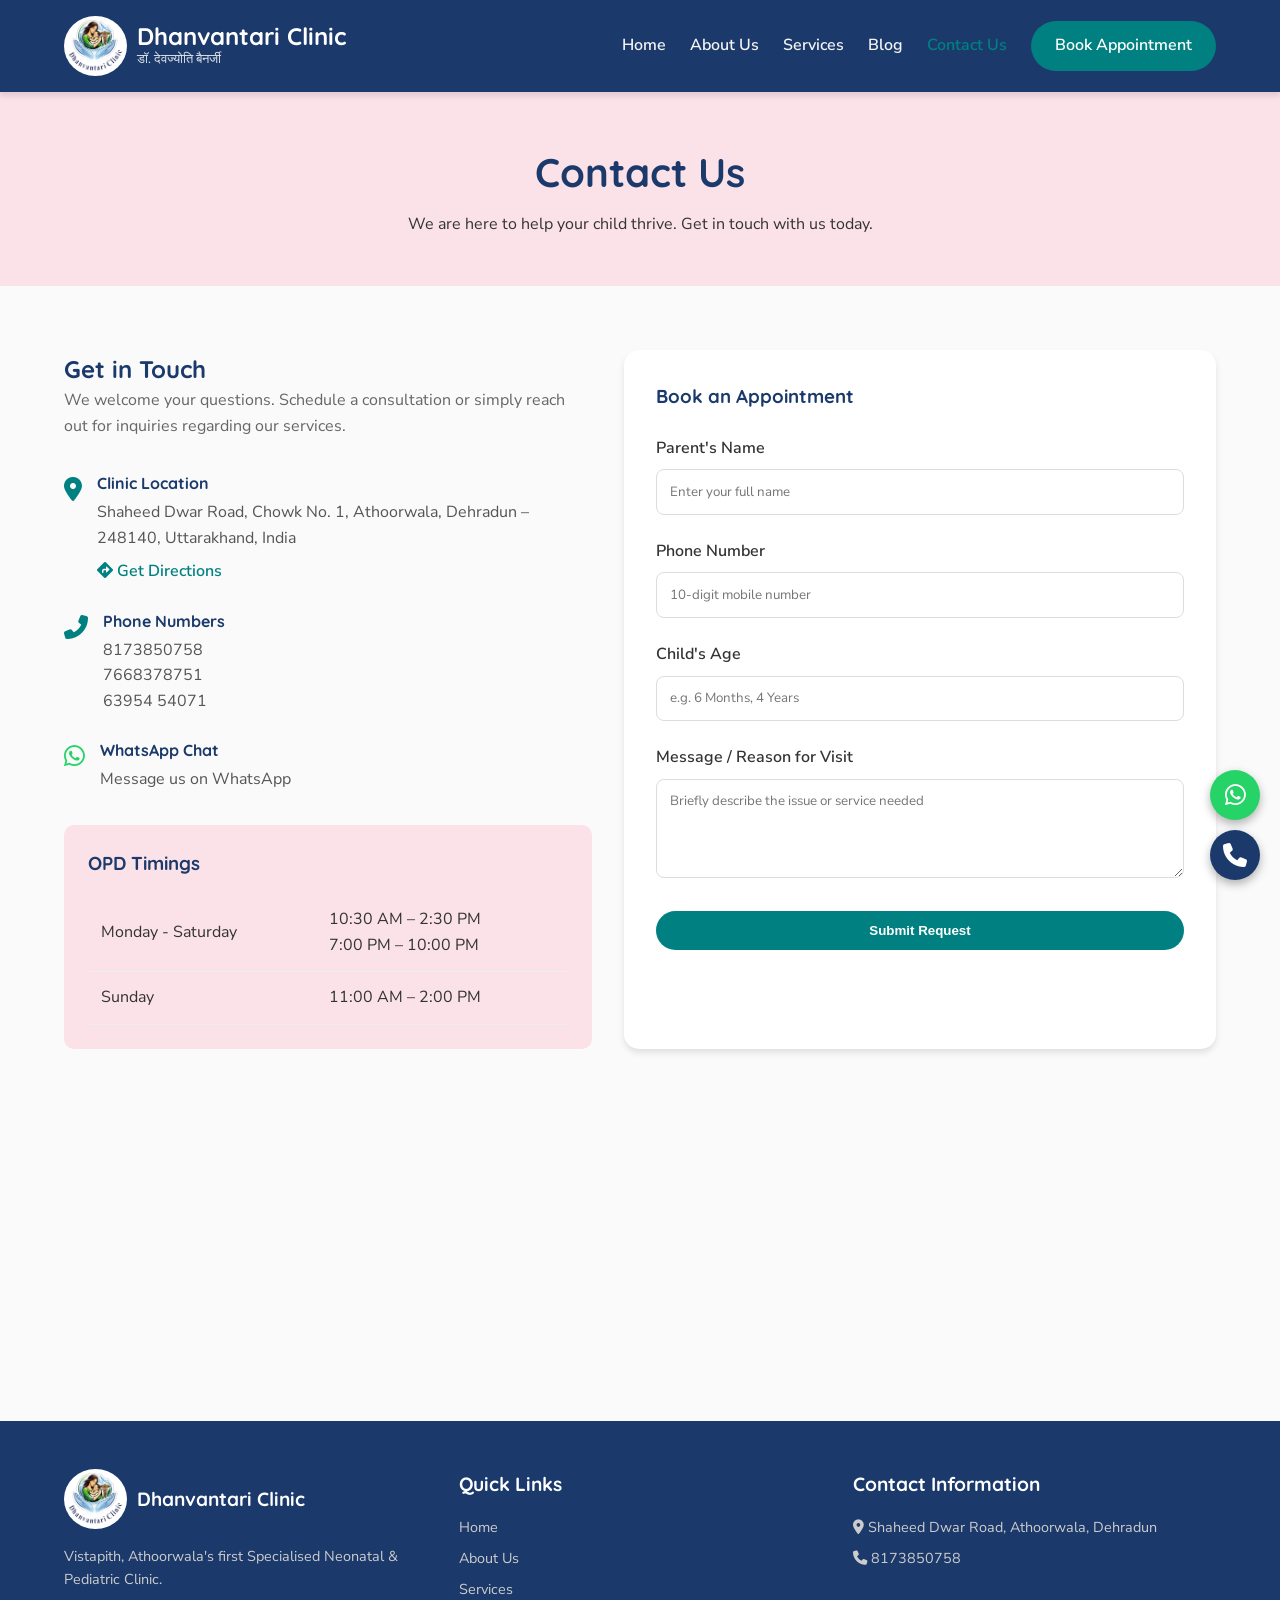
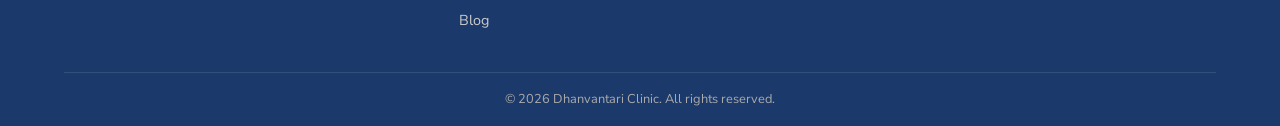
<file: contact.html>
<!DOCTYPE html>
<html lang="en">
<head>
  <meta charset="UTF-8">
  <meta name="viewport" content="width=device-width, initial-scale=1.0">
  <title>Contact Us | Dhanvantari Clinic Dehradun</title>
  <meta name="description" content="Contact Dhanvantari Clinic in Athoorwala, Dehradun. Schedule an appointment with Dr. Debajyoti Banerjee for expert pediatric and neonatal care.">
  <link rel="icon" href="assets/images/Logo.png">
  <link rel="stylesheet" href="assets/css/style.css">
</head>
<body>

  <!-- Floating Action Buttons -->
  <div class="floating-actions">
    <a href="https://wa.me/918173850758" target="_blank" class="float-btn float-wa" aria-label="WhatsApp Us">
      <i class="fab fa-whatsapp"></i>
    </a>
    <a href="tel:+918173850758" class="float-btn float-call" aria-label="Call Us">
      <i class="fas fa-phone"></i>
    </a>
  </div>

  <!-- Header -->
  <header>
    <div class="container header-container">
      <a href="index.html" class="logo">
        <img src="assets/images/Logo.png" alt="Dhanvantari Clinic Logo">
        <div class="logo-text">
          <h1>Dhanvantari Clinic</h1>
          <p>डॉ. देवज्योति बैनर्जी</p>
        </div>
      </a>
      <nav>
        <div class="hamburger">
          <i class="fas fa-bars"></i>
        </div>
        <ul class="nav-links">
          <li><a href="index.html">Home</a></li>
          <li><a href="about.html">About Us</a></li>
          <li><a href="services.html">Services</a></li>
          <li><a href="blog.html">Blog</a></li>
          <li><a href="contact.html" style="color: var(--cta-color);">Contact Us</a></li>
          <li><a href="contact.html" class="btn btn-cta">Book Appointment</a></li>
        </ul>
      </nav>
    </div>
  </header>

  <!-- Page Header -->
  <div class="page-header">
    <div class="container">
      <h1>Contact Us</h1>
      <p>We are here to help your child thrive. Get in touch with us today.</p>
    </div>
  </div>

  <section class="section-padding" style="background: #FAFAFA;">
    <div class="container contact-wrapper">
      
      <!-- Contact Information -->
      <div class="contact-info">
        <h2>Get in Touch</h2>
        <p style="margin-bottom: 2rem; color: #666;">We welcome your questions. Schedule a consultation or simply reach out for inquiries regarding our services.</p>
        
        <div style="margin-bottom: 1.5rem; display:flex; gap:15px;">
          <div style="color:var(--cta-color); font-size:1.5rem;"><i class="fas fa-map-marker-alt"></i></div>
          <div>
            <h4 style="margin-bottom:0.2rem;">Clinic Location</h4>
            <p style="color:#555;">Shaheed Dwar Road, Chowk No. 1, Athoorwala, Dehradun – 248140, Uttarakhand, India</p>
            <a href="https://maps.google.com/?q=Shaheed+Dwar+Road,+Chowk+No.+1,+Athoorwala,+Dehradun" target="_blank" style="color:var(--cta-color); font-weight:600; display:inline-block; margin-top:0.5rem;"><i class="fas fa-directions"></i> Get Directions</a>
          </div>
        </div>
        
        <div style="margin-bottom: 1.5rem; display:flex; gap:15px;">
          <div style="color:var(--cta-color); font-size:1.5rem;"><i class="fas fa-phone-alt"></i></div>
          <div>
            <h4 style="margin-bottom:0.2rem;">Phone Numbers</h4>
            <p><a href="tel:+918173850758" style="color:#555;">8173850758</a></p>
            <p><a href="tel:+917668378751" style="color:#555;">7668378751</a></p>
            <p><a href="tel:+916395454071" style="color:#555;">63954 54071</a></p>
          </div>
        </div>

        <div style="margin-bottom: 1.5rem; display:flex; gap:15px;">
          <div style="color:#25D366; font-size:1.5rem;"><i class="fab fa-whatsapp"></i></div>
          <div>
            <h4 style="margin-bottom:0.2rem;">WhatsApp Chat</h4>
            <p><a href="https://wa.me/918173850758" target="_blank" style="color:#555;">Message us on WhatsApp</a></p>
          </div>
        </div>

        <div style="margin-top: 2rem; background: var(--primary-bg); padding: 1.5rem; border-radius: 10px;">
          <h3 style="margin-bottom: 1rem;">OPD Timings</h3>
          <table class="timings-table">
            <tr>
              <td>Monday - Saturday</td>
              <td>10:30 AM – 2:30 PM<br>7:00 PM – 10:00 PM</td>
            </tr>
            <tr>
              <td>Sunday</td>
              <td>11:00 AM – 2:00 PM</td>
            </tr>
          </table>
        </div>
      </div>

      <!-- Contact Form -->
      <div class="contact-form">
        <h3 style="margin-bottom: 1.5rem;">Book an Appointment</h3>
        <form id="contactForm" onsubmit="sendToWhatsApp(event)">
          <div class="form-group">
            <label for="name">Parent's Name</label>
            <input type="text" id="name" name="name" required placeholder="Enter your full name">
          </div>
          <div class="form-group">
            <label for="phone">Phone Number</label>
            <input type="tel" id="phone" name="phone" required placeholder="10-digit mobile number">
          </div>
          <div class="form-group">
            <label for="child_age">Child's Age</label>
            <input type="text" id="child_age" name="child_age" required placeholder="e.g. 6 Months, 4 Years">
          </div>
          <div class="form-group">
            <label for="message">Message / Reason for Visit</label>
            <textarea id="message" name="message" rows="4" required placeholder="Briefly describe the issue or service needed"></textarea>
          </div>
          <button type="submit" class="btn btn-cta" style="width: 100%;">Submit Request</button>
        </form>
      </div>

    </div>
  </section>

  <!-- Google Map Embed -->
  <section>
    <div class="map-container">
      <iframe 
        src="https://www.google.com/maps/embed?pb=!1m18!1m12!1m3!1d3448.971946894451!2d78.1189423150537!3d30.179346981827476!2m3!1f0!2f0!3f0!3m2!1i1024!2i768!4f13.1!3m3!1m2!1s0x39092994c653f29b%3A0xf6aeb11b1574044b!2sAthoorwala%2C%20Bhania%20Wala%2C%20Uttarakhand%20248140!5e0!3m2!1sen!2sin!4v1683220473852!5m2!1sen!2sin" 
        allowfullscreen="" 
        loading="lazy" 
        referrerpolicy="no-referrer-when-downgrade">
      </iframe>
    </div>
  </section>

  <!-- Footer -->
  <footer>
    <div class="container">
      <div class="footer-grid">
        <div class="footer-col">
          <div class="logo" style="margin-bottom: 1rem;">
            <img src="assets/images/Logo.png" alt="Logo">
            <h4 style="margin:0; color:white; font-family:var(--font-heading);">Dhanvantari Clinic</h4>
          </div>
          <p>Vistapith, Athoorwala's first Specialised Neonatal & Pediatric Clinic.</p>
        </div>
        <div class="footer-col">
          <h4>Quick Links</h4>
          <a href="index.html">Home</a>
          <a href="about.html">About Us</a>
          <a href="services.html">Services</a>
          <a href="blog.html">Blog</a>
        </div>
        <div class="footer-col">
          <h4>Contact Information</h4>
          <p><i class="fas fa-map-marker-alt"></i> Shaheed Dwar Road, Athoorwala, Dehradun</p>
          <p><i class="fas fa-phone"></i> 8173850758</p>
        </div>
      </div>
      <div class="footer-bottom">
        <p>&copy; 2026 Dhanvantari Clinic. All rights reserved.</p>
      </div>
    </div>
  </footer>

  <script src="assets/js/script.js"></script>
  <script>
    function sendToWhatsApp(event) {
      event.preventDefault();
      const name = document.getElementById('name').value;
      const phone = document.getElementById('phone').value;
      const childAge = document.getElementById('child_age').value;
      const message = document.getElementById('message').value;
      
      const text = "*New Appointment Request*\n\n*Name:* " + name + "\n*Phone:* " + phone + "\n*Child's Age:* " + childAge + "\n*Message:* " + message;
      
      const whatsappUrl = "https://wa.me/918173850758?text=" + encodeURIComponent(text);
      window.open(whatsappUrl, '_blank');
    }
  </script>
</body>
</html>
</file>
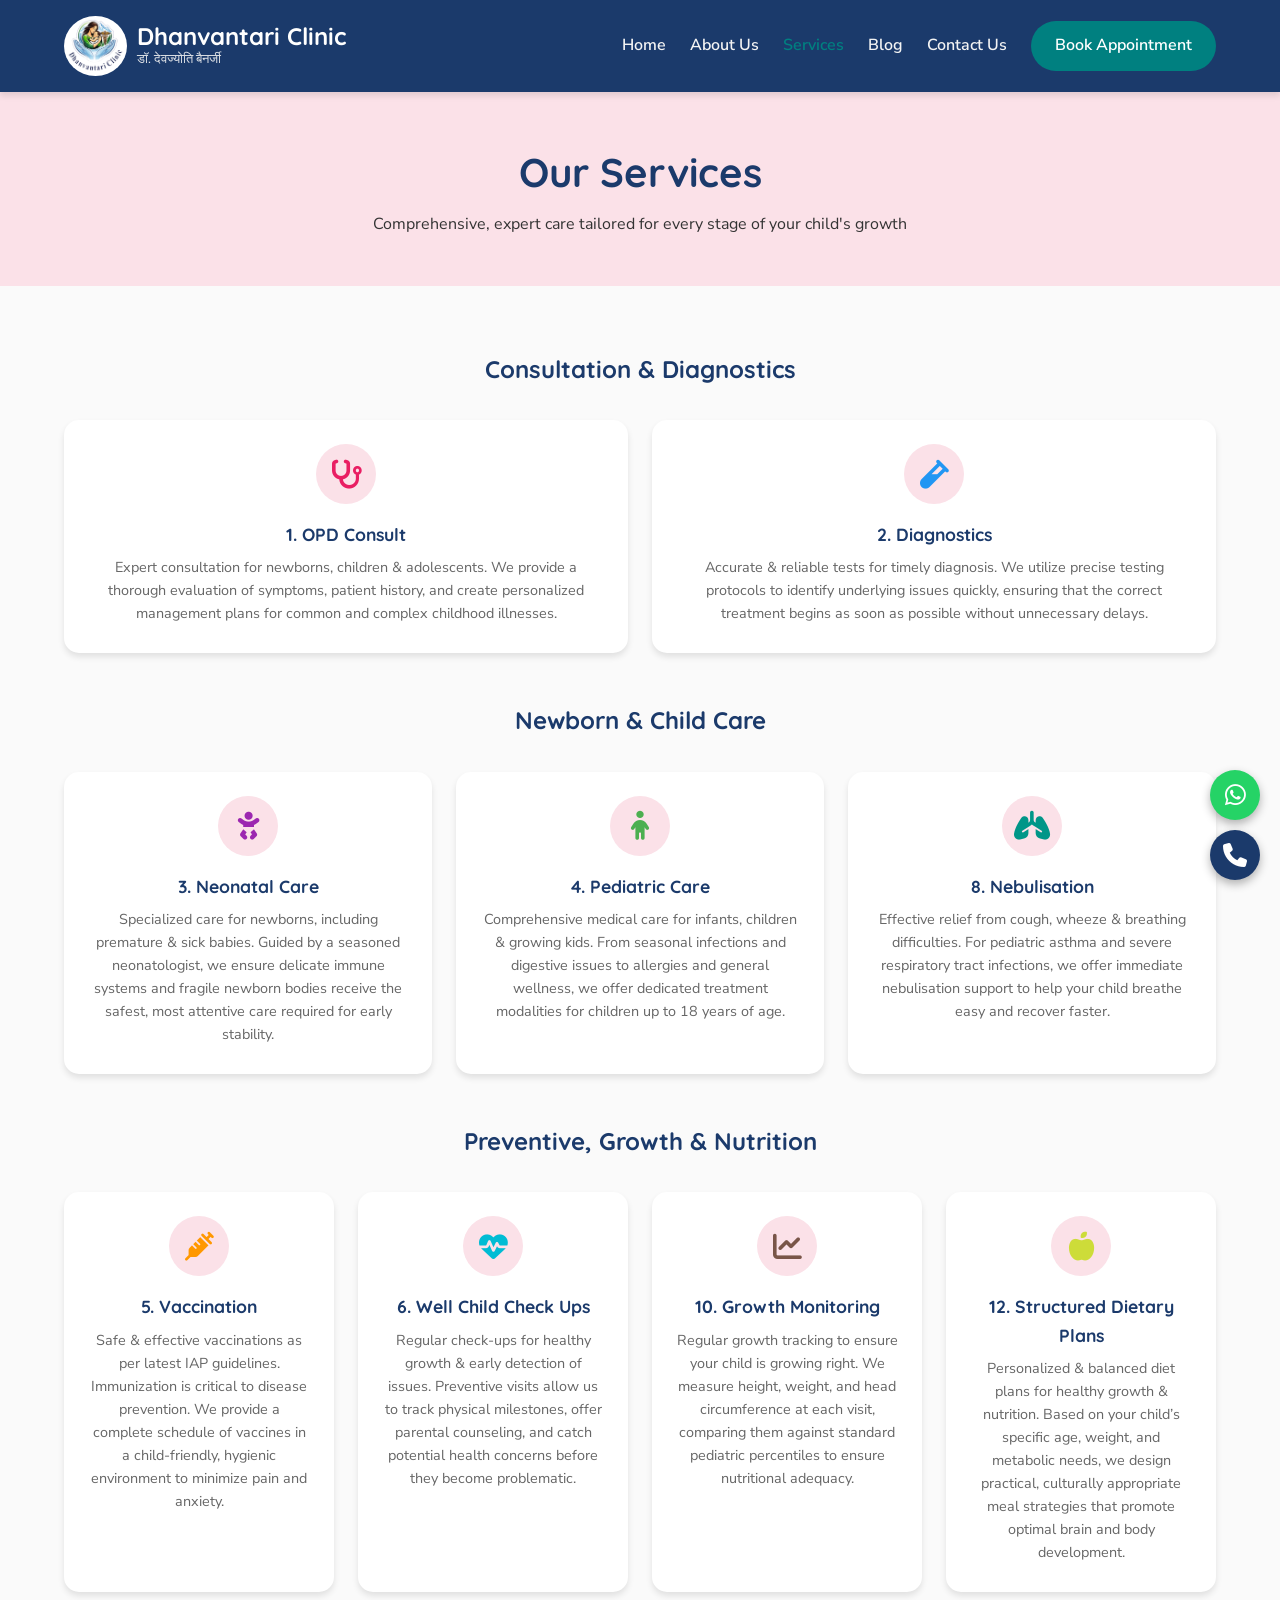
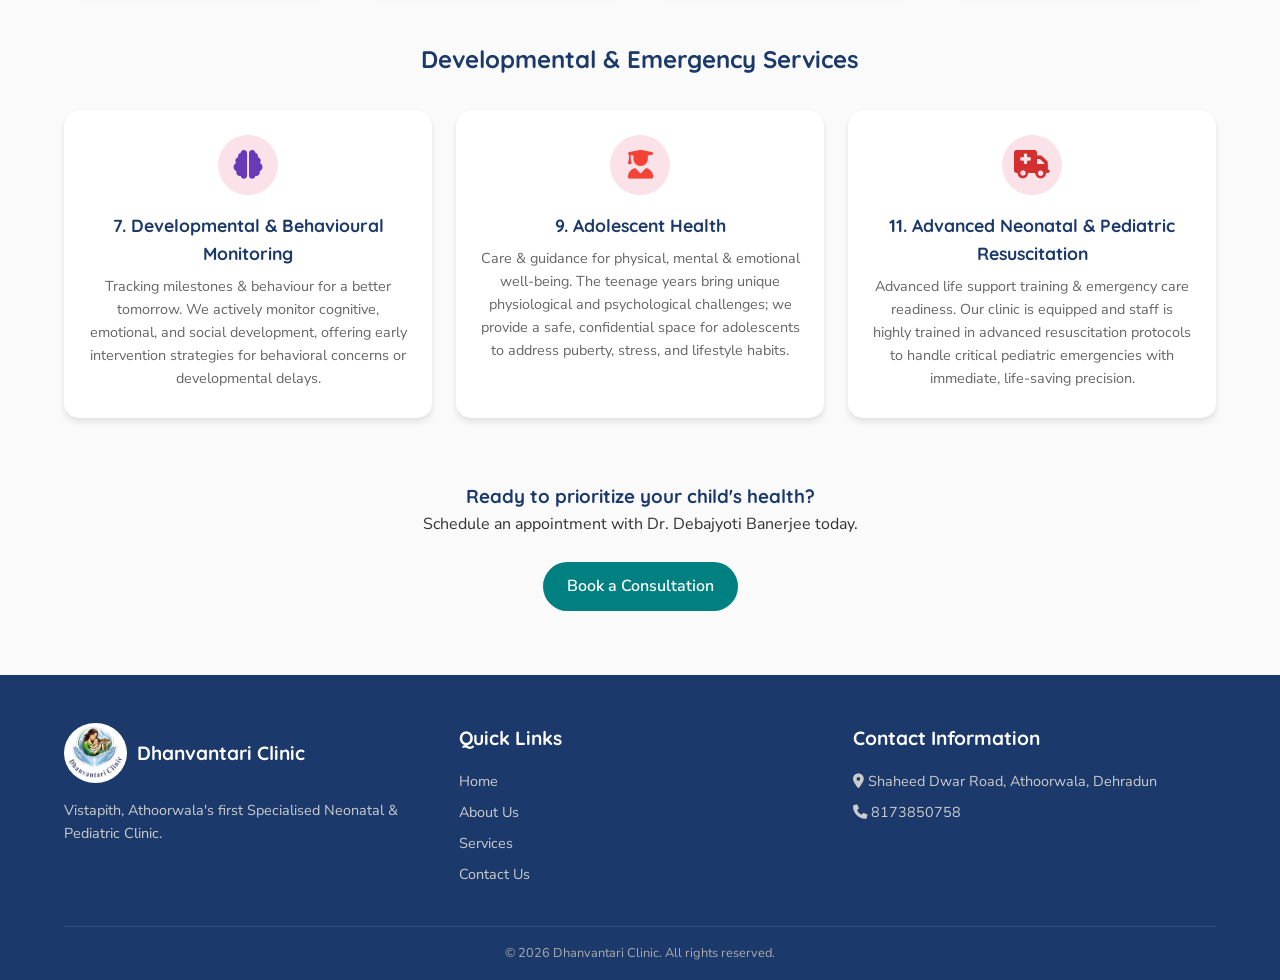
<file: services.html>
<!DOCTYPE html>
<html lang="en">
<head>
  <meta charset="UTF-8">
  <meta name="viewport" content="width=device-width, initial-scale=1.0">
  <title>Our Services | Dhanvantari Clinic</title>
  <meta name="description" content="Comprehensive pediatric and neonatal care services including OPD consult, vaccination, diagnostics, and growth monitoring at Dhanvantari Clinic.">
  <link rel="icon" href="assets/images/Logo.png">
  <link rel="stylesheet" href="assets/css/style.css">
</head>
<body>

  <!-- Floating Action Buttons -->
  <div class="floating-actions">
    <a href="https://wa.me/918173850758" target="_blank" class="float-btn float-wa" aria-label="WhatsApp Us">
      <i class="fab fa-whatsapp"></i>
    </a>
    <a href="tel:+918173850758" class="float-btn float-call" aria-label="Call Us">
      <i class="fas fa-phone"></i>
    </a>
  </div>

  <!-- Header -->
  <header>
    <div class="container header-container">
      <a href="index.html" class="logo">
        <img src="assets/images/Logo.png" alt="Dhanvantari Clinic Logo">
        <div class="logo-text">
          <h1>Dhanvantari Clinic</h1>
          <p>डॉ. देवज्योति बैनर्जी</p>
        </div>
      </a>
      <nav>
        <div class="hamburger">
          <i class="fas fa-bars"></i>
        </div>
        <ul class="nav-links">
          <li><a href="index.html">Home</a></li>
          <li><a href="about.html">About Us</a></li>
          <li><a href="services.html" style="color: var(--cta-color);">Services</a></li>
          <li><a href="blog.html">Blog</a></li>
          <li><a href="contact.html">Contact Us</a></li>
          <li><a href="contact.html" class="btn btn-cta">Book Appointment</a></li>
        </ul>
      </nav>
    </div>
  </header>

  <!-- Page Header -->
  <div class="page-header">
    <div class="container">
      <h1>Our Services</h1>
      <p>Comprehensive, expert care tailored for every stage of your child's growth</p>
    </div>
  </div>

  <section class="section-padding" style="background: #FAFAFA;">
    <div class="container">
      
      <!-- Group 1 -->
      <h2 style="margin-bottom: 1.5rem; text-align: center;">Consultation & Diagnostics</h2>
      <div class="services-grid" style="margin-bottom: 3rem;">
        <div class="service-card">
          <div class="service-icon" style="color: #E91E63;"><i class="fas fa-stethoscope"></i></div>
          <h4>1. OPD Consult</h4>
          <p>Expert consultation for newborns, children & adolescents. We provide a thorough evaluation of symptoms, patient history, and create personalized management plans for common and complex childhood illnesses.</p>
        </div>
        <div class="service-card">
          <div class="service-icon" style="color: #2196F3;"><i class="fas fa-vial"></i></div>
          <h4>2. Diagnostics</h4>
          <p>Accurate & reliable tests for timely diagnosis. We utilize precise testing protocols to identify underlying issues quickly, ensuring that the correct treatment begins as soon as possible without unnecessary delays.</p>
        </div>
      </div>

      <!-- Group 2 -->
      <h2 style="margin-bottom: 1.5rem; text-align: center;">Newborn & Child Care</h2>
      <div class="services-grid" style="margin-bottom: 3rem;">
        <div class="service-card">
          <div class="service-icon" style="color: #9C27B0;"><i class="fas fa-baby"></i></div>
          <h4>3. Neonatal Care</h4>
          <p>Specialized care for newborns, including premature & sick babies. Guided by a seasoned neonatologist, we ensure delicate immune systems and fragile newborn bodies receive the safest, most attentive care required for early stability.</p>
        </div>
        <div class="service-card">
          <div class="service-icon" style="color: #4CAF50;"><i class="fas fa-child"></i></div>
          <h4>4. Pediatric Care</h4>
          <p>Comprehensive medical care for infants, children & growing kids. From seasonal infections and digestive issues to allergies and general wellness, we offer dedicated treatment modalities for children up to 18 years of age.</p>
        </div>
        <div class="service-card">
          <div class="service-icon" style="color: #009688;"><i class="fas fa-lungs"></i></div>
          <h4>8. Nebulisation</h4>
          <p>Effective relief from cough, wheeze & breathing difficulties. For pediatric asthma and severe respiratory tract infections, we offer immediate nebulisation support to help your child breathe easy and recover faster.</p>
        </div>
      </div>

      <!-- Group 3 -->
      <h2 style="margin-bottom: 1.5rem; text-align: center;">Preventive, Growth & Nutrition</h2>
      <div class="services-grid" style="margin-bottom: 3rem;">
        <div class="service-card">
          <div class="service-icon" style="color: #FF9800;"><i class="fas fa-syringe"></i></div>
          <h4>5. Vaccination</h4>
          <p>Safe & effective vaccinations as per latest IAP guidelines. Immunization is critical to disease prevention. We provide a complete schedule of vaccines in a child-friendly, hygienic environment to minimize pain and anxiety.</p>
        </div>
        <div class="service-card">
          <div class="service-icon" style="color: #00BCD4;"><i class="fas fa-heartbeat"></i></div>
          <h4>6. Well Child Check Ups</h4>
          <p>Regular check-ups for healthy growth & early detection of issues. Preventive visits allow us to track physical milestones, offer parental counseling, and catch potential health concerns before they become problematic.</p>
        </div>
        <div class="service-card">
          <div class="service-icon" style="color: #795548;"><i class="fas fa-chart-line"></i></div>
          <h4>10. Growth Monitoring</h4>
          <p>Regular growth tracking to ensure your child is growing right. We measure height, weight, and head circumference at each visit, comparing them against standard pediatric percentiles to ensure nutritional adequacy.</p>
        </div>
        <div class="service-card">
          <div class="service-icon" style="color: #CDDC39;"><i class="fas fa-apple-alt"></i></div>
          <h4>12. Structured Dietary Plans</h4>
          <p>Personalized & balanced diet plans for healthy growth & nutrition. Based on your child’s specific age, weight, and metabolic needs, we design practical, culturally appropriate meal strategies that promote optimal brain and body development.</p>
        </div>
      </div>

      <!-- Group 4 -->
      <h2 style="margin-bottom: 1.5rem; text-align: center;">Developmental & Emergency Services</h2>
      <div class="services-grid" style="margin-bottom: 3rem;">
        <div class="service-card">
          <div class="service-icon" style="color: #673AB7;"><i class="fas fa-brain"></i></div>
          <h4>7. Developmental & Behavioural Monitoring</h4>
          <p>Tracking milestones & behaviour for a better tomorrow. We actively monitor cognitive, emotional, and social development, offering early intervention strategies for behavioral concerns or developmental delays.</p>
        </div>
        <div class="service-card">
          <div class="service-icon" style="color: #F44336;"><i class="fas fa-user-graduate"></i></div>
          <h4>9. Adolescent Health</h4>
          <p>Care & guidance for physical, mental & emotional well-being. The teenage years bring unique physiological and psychological challenges; we provide a safe, confidential space for adolescents to address puberty, stress, and lifestyle habits.</p>
        </div>
        <div class="service-card">
          <div class="service-icon" style="color: #D32F2F;"><i class="fas fa-ambulance"></i></div>
          <h4>11. Advanced Neonatal & Pediatric Resuscitation</h4>
          <p>Advanced life support training & emergency care readiness. Our clinic is equipped and staff is highly trained in advanced resuscitation protocols to handle critical pediatric emergencies with immediate, life-saving precision.</p>
        </div>
      </div>
      
      <div class="text-center" style="margin-top: 4rem;">
        <h3>Ready to prioritize your child's health?</h3>
        <p style="margin-bottom: 1.5rem;">Schedule an appointment with Dr. Debajyoti Banerjee today.</p>
        <a href="contact.html" class="btn btn-cta">Book a Consultation</a>
      </div>

    </div>
  </section>

  <!-- Footer -->
  <footer>
    <div class="container">
      <div class="footer-grid">
        <div class="footer-col">
          <div class="logo" style="margin-bottom: 1rem;">
            <img src="assets/images/Logo.png" alt="Logo">
            <h4 style="margin:0; color:white; font-family:var(--font-heading);">Dhanvantari Clinic</h4>
          </div>
          <p>Vistapith, Athoorwala's first Specialised Neonatal & Pediatric Clinic.</p>
        </div>
        <div class="footer-col">
          <h4>Quick Links</h4>
          <a href="index.html">Home</a>
          <a href="about.html">About Us</a>
          <a href="services.html">Services</a>
          <a href="contact.html">Contact Us</a>
        </div>
        <div class="footer-col">
          <h4>Contact Information</h4>
          <p><i class="fas fa-map-marker-alt"></i> Shaheed Dwar Road, Athoorwala, Dehradun</p>
          <p><i class="fas fa-phone"></i> 8173850758</p>
        </div>
      </div>
      <div class="footer-bottom">
        <p>&copy; 2026 Dhanvantari Clinic. All rights reserved.</p>
      </div>
    </div>
  </footer>

  <script src="assets/js/script.js"></script>
</body>
</html>
</file>
<file: assets/css/style.css>
/* CSS Reset and Fonts */
@import url('https://fonts.googleapis.com/css2?family=Nunito+Sans:wght@300;400;600;700&family=Quicksand:wght@400;500;600;700&display=swap');
@import url('https://cdnjs.cloudflare.com/ajax/libs/font-awesome/6.4.0/css/all.min.css');

:root {
  --primary-bg: #FBE1E8;
  --primary-accent: #1B3A6B;
  --secondary-accent: #FFFFFF;
  --cta-color: #008080;
  --cta-hover: #006666;
  --text-dark: #333333;
  --text-light: #F4F4F4;
  --shadow: 0 4px 6px rgba(0, 0, 0, 0.1);
  --transition: all 0.3s ease;
  --font-heading: 'Quicksand', sans-serif;
  --font-body: 'Nunito Sans', sans-serif;
}

* {
  margin: 0;
  padding: 0;
  box-sizing: border-box;
}

body {
  font-family: var(--font-body);
  color: var(--text-dark);
  line-height: 1.6;
  background-color: #FAFAFA;
}

h1, h2, h3, h4, h5, h6 {
  font-family: var(--font-heading);
  color: var(--primary-accent);
}

a {
  text-decoration: none;
  color: inherit;
}

ul {
  list-style: none;
}

img {
  max-width: 100%;
  height: auto;
  display: block;
}

/* Utilities */
.container {
  width: 90%;
  max-width: 1200px;
  margin: 0 auto;
}

.text-center { text-align: center; }
.section-padding { padding: 4rem 0; }
.bg-pink { background-color: var(--primary-bg); }

.btn {
  display: inline-block;
  padding: 0.75rem 1.5rem;
  border-radius: 50px;
  font-weight: 600;
  transition: var(--transition);
  cursor: pointer;
  border: none;
}

.btn-cta {
  background-color: var(--cta-color);
  color: #fff;
}

.btn-cta:hover {
  background-color: var(--cta-hover);
  transform: translateY(-2px);
}

.btn-outline {
  border: 2px solid var(--primary-accent);
  color: var(--primary-accent);
  background: transparent;
}

.btn-outline:hover {
  background-color: var(--primary-accent);
  color: #fff;
}

/* Header & Navigation */
header {
  background-color: var(--primary-accent);
  color: var(--text-light);
  position: sticky;
  top: 0;
  z-index: 1000;
  box-shadow: var(--shadow);
}

.header-container {
  display: flex;
  justify-content: space-between;
  align-items: center;
  padding: 1rem 0;
}

.logo {
  display: flex;
  align-items: center;
  gap: 10px;
}

.logo img {
  height: 60px;
  background: white;
  border-radius: 50%;
  padding: 2px;
}

.logo-text {
  display: flex;
  flex-direction: column;
}

.logo-text h1 {
  color: white;
  font-size: 1.5rem;
  margin: 0;
  line-height: 1.1;
}

.logo-text p {
  font-size: 0.8rem;
  opacity: 0.9;
}

.nav-links {
  display: flex;
  gap: 1.5rem;
  align-items: center;
}

.nav-links a {
  font-weight: 600;
  font-size: 1rem;
  transition: var(--transition);
}

.nav-links a:hover {
  color: var(--cta-color);
}

.hamburger {
  display: none;
  font-size: 1.5rem;
  cursor: pointer;
}

/* Floating Actions */
.floating-actions {
  position: fixed;
  bottom: 20px;
  right: 20px;
  display: flex;
  flex-direction: column;
  gap: 10px;
  z-index: 999;
}

.float-btn {
  width: 50px;
  height: 50px;
  border-radius: 50%;
  display: flex;
  align-items: center;
  justify-content: center;
  color: white;
  font-size: 1.5rem;
  box-shadow: 0 4px 10px rgba(0,0,0,0.3);
  transition: var(--transition);
}

.float-btn:hover {
  transform: scale(1.1);
}

.float-wa { background-color: #25D366; }
.float-call { background-color: var(--primary-accent); }

/* Hero Section */
.hero {
  background-color: var(--primary-bg);
  padding: 4rem 0;
}

.hero-inner {
  display: flex;
  align-items: center;
  gap: 2rem;
}

.hero-content {
  flex: 1;
  padding-right: 2rem;
}

.trust-badge {
  display: inline-block;
  background-color: rgba(27, 58, 107, 0.1);
  color: var(--primary-accent);
  padding: 0.5rem 1rem;
  border-radius: 20px;
  font-size: 0.85rem;
  font-weight: 700;
  margin-bottom: 1rem;
}

.hero h2 {
  font-size: 2.5rem;
  margin-bottom: 0.5rem;
}

.hero h3 {
  font-size: 1.5rem;
  color: var(--cta-color);
  margin-bottom: 1rem;
}

.hero p.tagline {
  font-size: 1.1rem;
  margin-bottom: 2rem;
  font-weight: 600;
}

.hero-trust-chips {
  display: flex;
  flex-wrap: wrap;
  gap: 0.5rem;
  margin-bottom: 2rem;
}

.chip {
  background: var(--secondary-accent);
  color: var(--primary-accent);
  padding: 0.3rem 0.8rem;
  border-radius: 15px;
  font-size: 0.8rem;
  font-weight: 600;
  box-shadow: 0 2px 4px rgba(0,0,0,0.05);
}

.hero-actions {
  display: flex;
  gap: 1rem;
}

.hero-image {
  flex: 1;
}

.hero-image img {
  border-radius: 20px;
  box-shadow: var(--shadow);
  object-fit: cover;
  width: 100%;
  max-height: 400px;
}

/* Services Section */
.services-grid {
  display: grid;
  grid-template-columns: repeat(auto-fit, minmax(250px, 1fr));
  gap: 1.5rem;
  margin-top: 2rem;
}

.service-card {
  background: var(--secondary-accent);
  padding: 1.5rem;
  border-radius: 15px;
  box-shadow: var(--shadow);
  text-align: center;
  transition: var(--transition);
  border-bottom: 4px solid transparent;
}

.service-card:hover {
  transform: translateY(-5px);
  border-bottom-color: var(--cta-color);
}

.service-icon {
  width: 60px;
  height: 60px;
  margin: 0 auto 1rem;
  background-color: var(--primary-bg);
  color: var(--primary-accent);
  border-radius: 50%;
  display: flex;
  align-items: center;
  justify-content: center;
  font-size: 1.8rem;
}

.service-card h4 {
  margin-bottom: 0.5rem;
  font-size: 1.1rem;
}

.service-card p {
  font-size: 0.9rem;
  color: #666;
}

/* Why Choose Us & Info */
.info-section {
  display: flex;
  flex-wrap: wrap;
  gap: 2rem;
}

.info-box {
  flex: 1;
  min-width: 300px;
  background: var(--secondary-accent);
  padding: 2rem;
  border-radius: 15px;
  box-shadow: var(--shadow);
}

.info-box h3 { margin-bottom: 1rem; }
.info-list li {
  margin-bottom: 0.8rem;
  display: flex;
  align-items: flex-start;
  gap: 10px;
}
.info-list i { color: var(--cta-color); margin-top: 4px; }

.timings-table {
  width: 100%;
  border-collapse: collapse;
  margin-top: 1rem;
}

.timings-table th, .timings-table td {
  padding: 0.8rem;
  border-bottom: 1px solid #eee;
  text-align: left;
}
.timings-table th { background: var(--primary-bg); }

/* Gallery */
.gallery-grid {
  display: grid;
  grid-template-columns: repeat(auto-fit, minmax(250px, 1fr));
  gap: 1rem;
  margin-top: 2rem;
}
.gallery-grid img {
  border-radius: 10px;
  height: 250px;
  object-fit: cover;
  width: 100%;
  box-shadow: var(--shadow);
  transition: var(--transition);
}
.gallery-grid img:hover {
  transform: scale(1.02);
}

/* Footer */
footer {
  background-color: var(--primary-accent);
  color: var(--text-light);
  padding: 3rem 0 1rem;
}

.footer-grid {
  display: grid;
  grid-template-columns: repeat(auto-fit, minmax(200px, 1fr));
  gap: 2rem;
  margin-bottom: 2rem;
}

.footer-col h4 {
  color: white;
  margin-bottom: 1rem;
  font-size: 1.2rem;
}

.footer-col p, .footer-col a {
  color: #ccc;
  font-size: 0.9rem;
  margin-bottom: 0.5rem;
  display: block;
}

.footer-col a:hover { color: var(--cta-color); }

.social-icons {
  display: flex;
  gap: 1rem;
  margin-top: 1rem;
}
.social-icons a {
  width: 35px;
  height: 35px;
  border-radius: 50%;
  background: rgba(255,255,255,0.1);
  display: flex;
  align-items: center;
  justify-content: center;
  color: white;
}
.social-icons a:hover { background: var(--cta-color); }

.footer-bottom {
  text-align: center;
  padding-top: 1rem;
  border-top: 1px solid rgba(255,255,255,0.1);
  font-size: 0.8rem;
  color: #aaa;
}

/* Inner Pages specific */
.page-header {
  background-color: var(--primary-bg);
  padding: 3rem 0;
  text-align: center;
}

.page-header h1 {
  font-size: 2.5rem;
  margin-bottom: 0.5rem;
}

.about-content {
  display: flex;
  gap: 3rem;
  align-items: center;
  flex-wrap: wrap;
}

.about-text { flex: 1; min-width: 300px; }
.about-image { flex: 1; min-width: 300px; }
.about-image img { border-radius: 15px; box-shadow: var(--shadow); }

.contact-wrapper {
  display: flex;
  gap: 2rem;
  flex-wrap: wrap;
}

.contact-info { flex: 1; min-width: 300px; }
.contact-form {
  flex: 1;
  min-width: 300px;
  background: white;
  padding: 2rem;
  border-radius: 15px;
  box-shadow: var(--shadow);
}

.form-group { margin-bottom: 1.5rem; }
.form-group label { display: block; margin-bottom: 0.5rem; font-weight: 600; }
.form-group input, .form-group textarea {
  width: 100%;
  padding: 0.8rem;
  border: 1px solid #ddd;
  border-radius: 8px;
  font-family: var(--font-body);
}

.map-container iframe {
  width: 100%;
  height: 300px;
  border: 0;
  border-radius: 15px;
}

.blog-post {
  max-width: 800px;
  margin: 0 auto;
  background: white;
  padding: 2rem;
  border-radius: 15px;
  box-shadow: var(--shadow);
}
.blog-post img { border-radius: 10px; margin-bottom: 1.5rem; }
.blog-post h1 { margin-bottom: 1rem; }
.blog-post p { margin-bottom: 1rem; }
.blog-post h2, .blog-post h3 { margin: 1.5rem 0 1rem; }

/* Responsive Design */
@media (max-width: 991px) {
  .hero-inner, .about-content {
    flex-direction: column;
    text-align: center;
    gap: 2rem;
  }
  .hero-content { padding-right: 0; }
  .hero-image { width: 100%; }
  .hero-image img { height: 350px; }
  
  .hero-actions { justify-content: center; }
  .hero-trust-chips { justify-content: center; }
}

@media (max-width: 768px) {
  .hamburger { display: block; }
  .nav-links {
    display: none;
    flex-direction: column;
    position: absolute;
    top: 100%;
    left: 0;
    width: 100%;
    background-color: var(--primary-accent);
    padding: 1rem 0;
    box-shadow: 0 10px 10px rgba(0,0,0,0.1);
  }
  .nav-links.active { display: flex; }
  
  .hero { padding: 2rem 0; }
  .hero-inner { flex-direction: column; text-align: center; gap: 2rem; }
  .hero-content { padding-right: 0; margin-bottom: 0; }
  
  .hero-actions { 
    flex-direction: column; 
    align-items: center; 
    width: 100%;
    margin-top: 1rem;
  }
  .hero-actions .btn {
    width: 100%;
    max-width: 300px; /* keeps them from getting too wide on tablets */
  }

  .hero-image { width: 100%; }
  .hero-image img { height: 350px; } /* Ensures the image doesn't get cramped */

  .hero-trust-chips { justify-content: center; }
  
  .about-content { flex-direction: column; }
}
</file>
